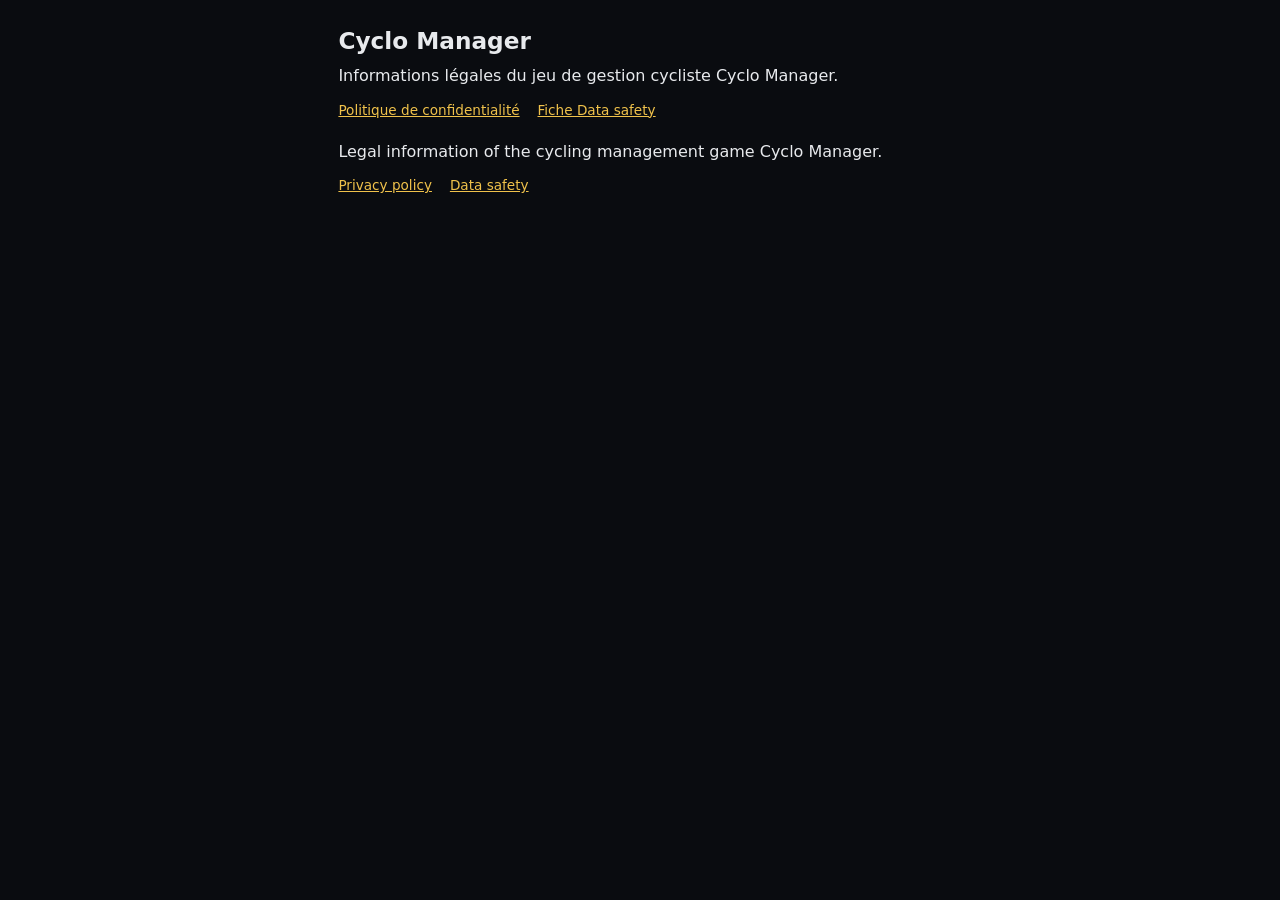
<file: index.html>
<!doctype html>
<html lang="fr">
<head>
  <meta charset="utf-8" />
  <meta name="viewport" content="width=device-width, initial-scale=1" />
  <title>Cyclo Manager — Informations légales</title>
  <link rel="stylesheet" href="./legal.css" />
</head>
<body>
  <main>
    <h1>Cyclo Manager</h1>
    <p>Informations légales du jeu de gestion cycliste Cyclo Manager.</p>
    <nav>
      <a href="./privacy.html">Politique de confidentialité</a>
      <a href="./data-safety.html">Fiche Data safety</a>
    </nav>
    <p lang="en">Legal information of the cycling management game Cyclo Manager.</p>
    <nav lang="en">
      <a href="./privacy-en.html">Privacy policy</a>
      <a href="./data-safety-en.html">Data safety</a>
    </nav>
  </main>
</body>
</html>
</file>
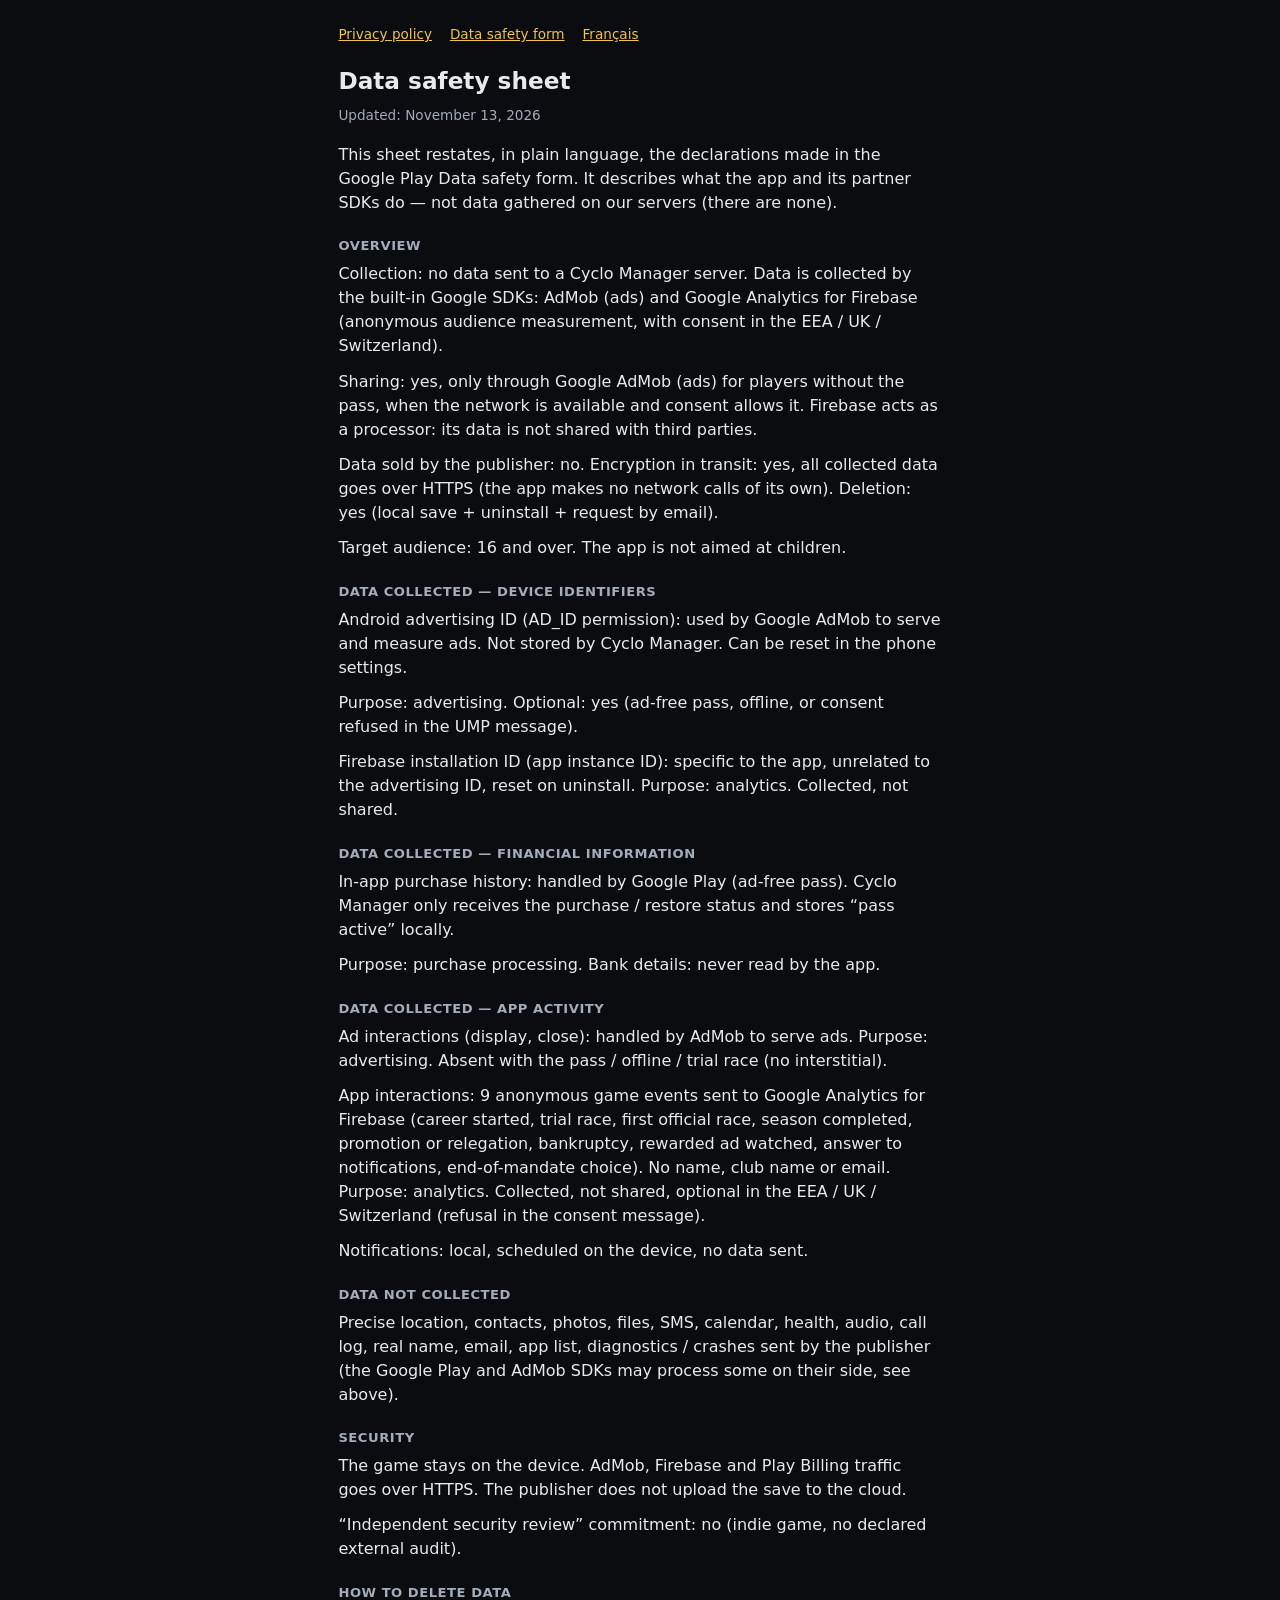
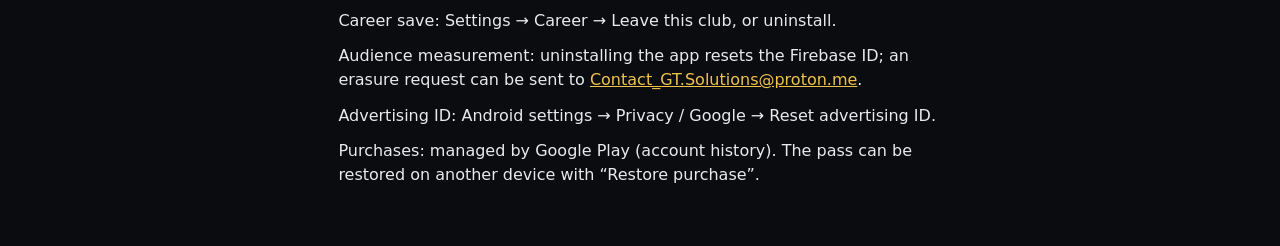
<file: data-safety-en.html>
<!doctype html>
<html lang="en">
<head>
  <meta charset="utf-8" />
  <meta name="viewport" content="width=device-width, initial-scale=1" />
  <title>Data safety sheet — Cyclo Manager</title>
  <link rel="stylesheet" href="./legal.css" />
  <link rel="alternate" hreflang="fr" href="./data-safety.html" />
</head>
<body>
  <main>
    <nav>
      <a href="./privacy-en.html">Privacy policy</a>
      <a href="./data-safety-en.html">Data safety form</a>
      <a href="./data-safety.html#fr" hreflang="fr" lang="fr">Français</a>
    </nav>
    <h1>Data safety sheet</h1>
    <p class="updated">Updated: November 13, 2026</p>
    <p>This sheet restates, in plain language, the declarations made in the Google Play Data safety form. It describes what the app and its partner SDKs do — not data gathered on our servers (there are none).</p>

    <h2>Overview</h2>
    <p>Collection: no data sent to a Cyclo Manager server. Data is collected by the built-in Google SDKs: AdMob (ads) and Google Analytics for Firebase (anonymous audience measurement, with consent in the EEA / UK / Switzerland).</p>
    <p>Sharing: yes, only through Google AdMob (ads) for players without the pass, when the network is available and consent allows it. Firebase acts as a processor: its data is not shared with third parties.</p>
    <p>Data sold by the publisher: no. Encryption in transit: yes, all collected data goes over HTTPS (the app makes no network calls of its own). Deletion: yes (local save + uninstall + request by email).</p>
    <p>Target audience: 16 and over. The app is not aimed at children.</p>

    <h2>Data collected — Device identifiers</h2>
    <p>Android advertising ID (AD_ID permission): used by Google AdMob to serve and measure ads. Not stored by Cyclo Manager. Can be reset in the phone settings.</p>
    <p>Purpose: advertising. Optional: yes (ad-free pass, offline, or consent refused in the UMP message).</p>
    <p>Firebase installation ID (app instance ID): specific to the app, unrelated to the advertising ID, reset on uninstall. Purpose: analytics. Collected, not shared.</p>

    <h2>Data collected — Financial information</h2>
    <p>In-app purchase history: handled by Google Play (ad-free pass). Cyclo Manager only receives the purchase / restore status and stores “pass active” locally.</p>
    <p>Purpose: purchase processing. Bank details: never read by the app.</p>

    <h2>Data collected — App activity</h2>
    <p>Ad interactions (display, close): handled by AdMob to serve ads. Purpose: advertising. Absent with the pass / offline / trial race (no interstitial).</p>
    <p>App interactions: 9 anonymous game events sent to Google Analytics for Firebase (career started, trial race, first official race, season completed, promotion or relegation, bankruptcy, rewarded ad watched, answer to notifications, end-of-mandate choice). No name, club name or email. Purpose: analytics. Collected, not shared, optional in the EEA / UK / Switzerland (refusal in the consent message).</p>
    <p>Notifications: local, scheduled on the device, no data sent.</p>

    <h2>Data not collected</h2>
    <p>Precise location, contacts, photos, files, SMS, calendar, health, audio, call log, real name, email, app list, diagnostics / crashes sent by the publisher (the Google Play and AdMob SDKs may process some on their side, see above).</p>

    <h2>Security</h2>
    <p>The game stays on the device. AdMob, Firebase and Play Billing traffic goes over HTTPS. The publisher does not upload the save to the cloud.</p>
    <p>“Independent security review” commitment: no (indie game, no declared external audit).</p>

    <h2>How to delete data</h2>
    <p>Career save: Settings → Career → Leave this club, or uninstall.</p>
    <p>Audience measurement: uninstalling the app resets the Firebase ID; an erasure request can be sent to <a href="mailto:Contact_GT.Solutions@proton.me">Contact_GT.Solutions@proton.me</a>.</p>
    <p>Advertising ID: Android settings → Privacy / Google → Reset advertising ID.</p>
    <p>Purchases: managed by Google Play (account history). The pass can be restored on another device with “Restore purchase”.</p>
  </main>
</body>
</html>
</file>
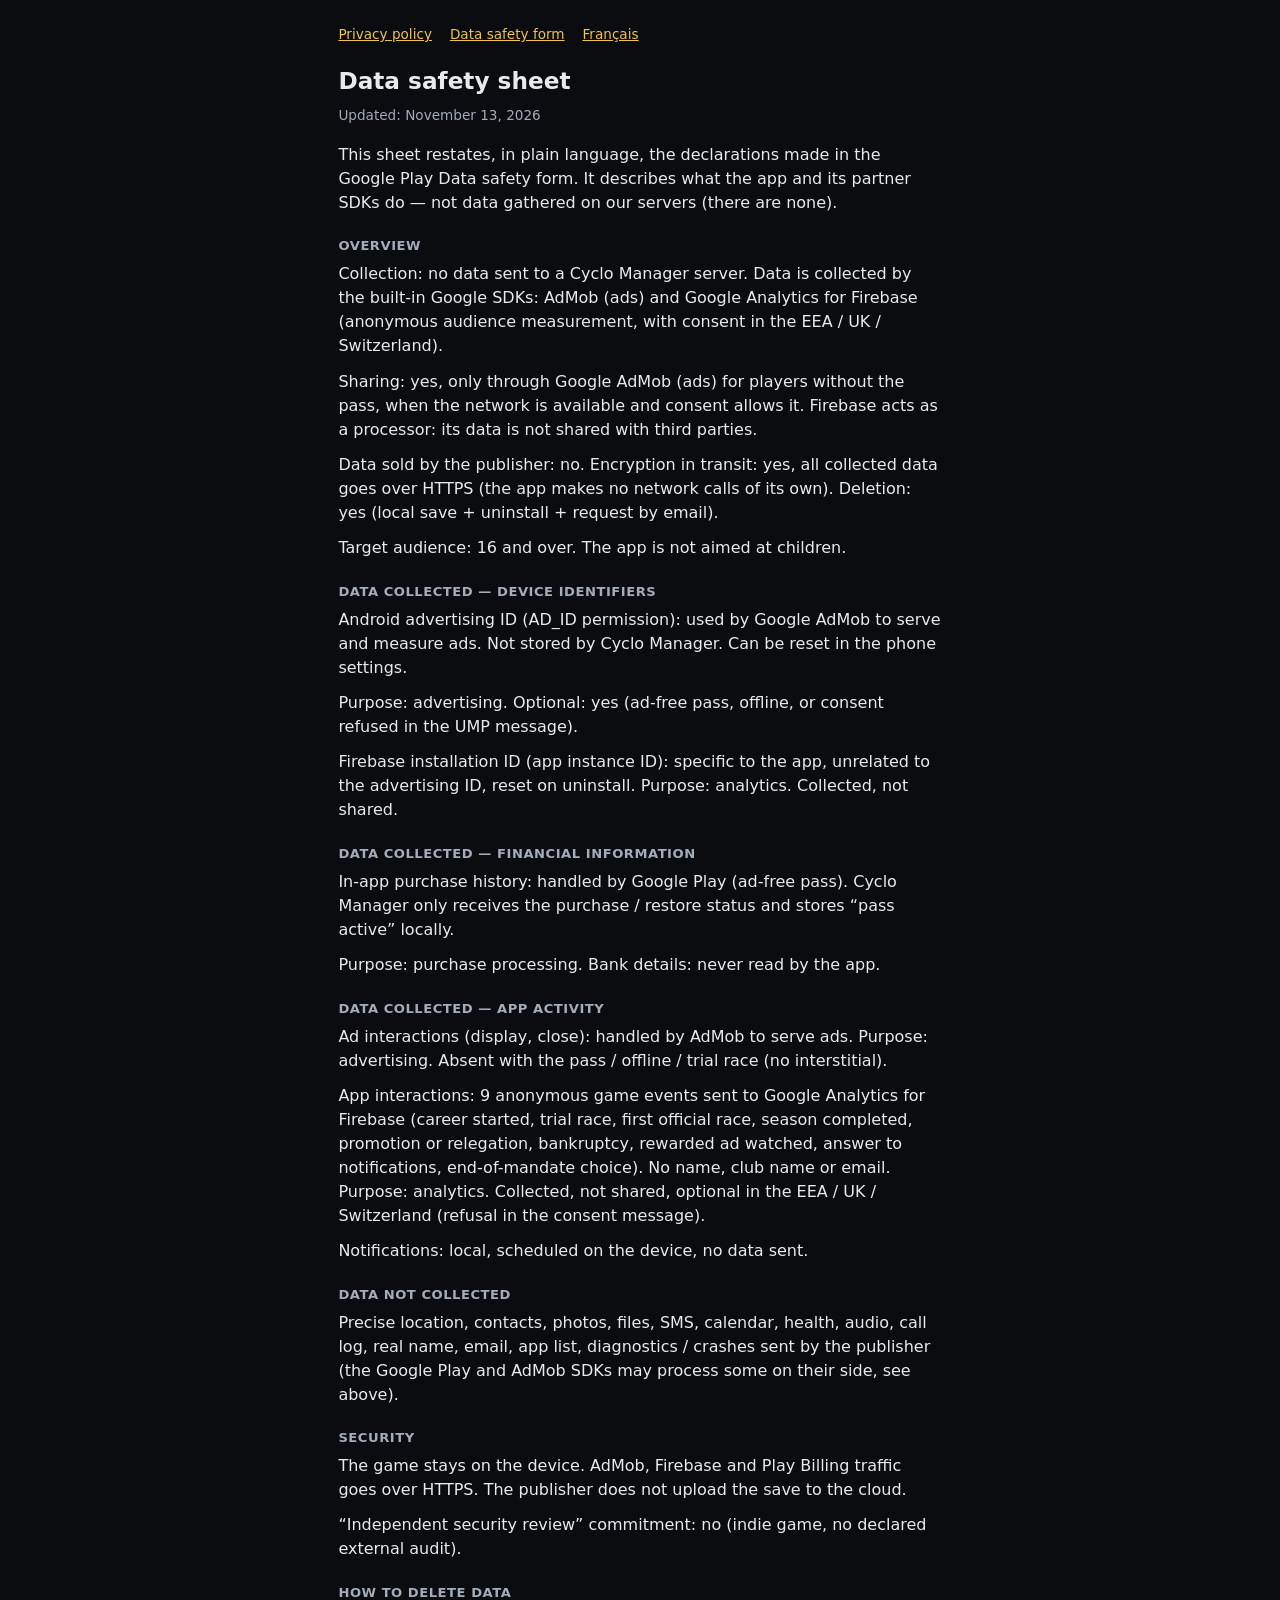
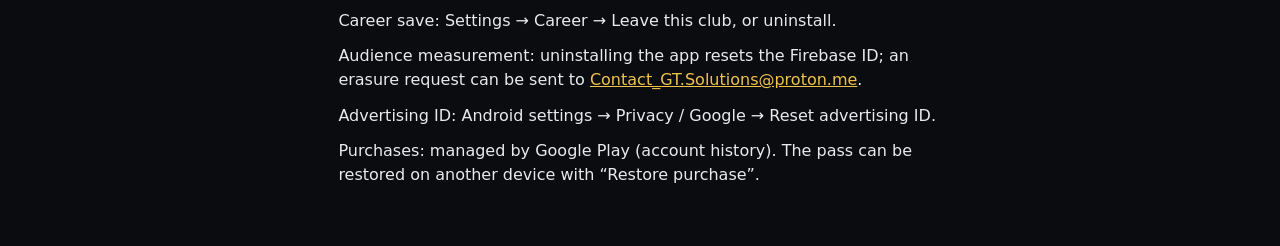
<file: data-safety.html>
<!doctype html>
<html lang="fr">
<head>
  <meta charset="utf-8" />
  <meta name="viewport" content="width=device-width, initial-scale=1" />
  <title>Fiche Data safety — Cyclo Manager</title>
  <link rel="stylesheet" href="./legal.css" />
  <link rel="alternate" hreflang="en" href="./data-safety-en.html" />
  <script>
    if (location.hash !== '#fr' && !(navigator.languages || [navigator.language]).some(function (l) { return /^fr/i.test(l || '') })) {
      location.replace('./data-safety-en.html')
    }
  </script>
</head>
<body>
  <main>
    <nav>
      <a href="./privacy.html">Politique de confidentialité</a>
      <a href="./data-safety.html">Fiche Data safety</a>
      <a href="./data-safety-en.html" hreflang="en" lang="en">English</a>
    </nav>
    <h1>Fiche Data safety</h1>
    <p class="updated">Mise à jour : 13 novembre 2026</p>
    <p>Cette fiche reprend, en langage clair, les déclarations prévues par le formulaire Data safety de Google Play. Elle décrit ce que l’app et ses SDK partenaires font — pas un recueil de données sur nos serveurs (il n’y en a pas).</p>

    <h2>Vue d’ensemble</h2>
    <p>Collecte : aucune donnée envoyée à un serveur Cyclo Manager. Des données sont collectées par les SDK Google intégrés : AdMob (publicités) et Google Analytics for Firebase (mesure d’audience anonyme, avec consentement dans l’EEE / UK / Suisse).</p>
    <p>Partage : oui, uniquement via Google AdMob (publicités) pour les joueurs sans pass, lorsque le réseau est disponible et le consentement le permet. Firebase agit comme sous-traitant : ses données ne sont pas partagées avec des tiers.</p>
    <p>Vente de données par l’éditeur : non. Chiffrement en transit : oui, toutes les données collectées passent par HTTPS (l’app n’a aucun appel réseau propre). Suppression : oui (sauvegarde locale + désinstallation + demande par e-mail).</p>
    <p>Public visé : 16 ans et plus. L’app ne s’adresse pas aux enfants.</p>

    <h2>Données collectées — Identifiants de l’appareil</h2>
    <p>Identifiant publicitaire Android (permission AD_ID) : utilisé par Google AdMob pour diffuser et mesurer des publicités. Pas stocké par Cyclo Manager. Peut être réinitialisé dans les réglages du téléphone.</p>
    <p>Finalité : publicité. Optionnel : oui (pass sans pub, hors ligne, ou refus de consentement selon le message UMP).</p>
    <p>Identifiant d’installation Firebase (app instance ID) : propre à l’application, sans lien avec l’identifiant publicitaire, réinitialisé à la désinstallation. Finalité : statistiques (analytics). Collecté, non partagé.</p>

    <h2>Données collectées — Informations financières</h2>
    <p>Historique d’achat in-app : traité par Google Play (pass sans publicité). Cyclo Manager ne reçoit que le statut d’achat / restauration, et enregistre localement « pass actif ».</p>
    <p>Finalité : traitement de l’achat. Données bancaires : jamais lues par l’app.</p>

    <h2>Données collectées — Activité dans l’app</h2>
    <p>Interactions avec les annonces (affichage, fermeture) : traitées par AdMob pour la diffusion. Finalité : publicité. Absent si pass / hors ligne / course d’essai (pas d’interstitiel).</p>
    <p>Interactions avec l’app : 9 événements de jeu anonymes envoyés à Google Analytics for Firebase (carrière lancée, course d’essai, première course officielle, saison terminée, montée ou descente, faillite, pub récompensée regardée, réponse aux notifications, choix de fin de mandat). Ni nom, ni nom de club, ni e-mail. Finalité : statistiques (analytics). Collecté, non partagé, optionnel dans l’EEE / UK / Suisse (refus dans le message de consentement).</p>
    <p>Notifications : locales, programmées sur l’appareil, aucune donnée envoyée.</p>

    <h2>Données non collectées</h2>
    <p>Position précise, contacts, photos, fichiers, SMS, calendrier, santé, audio, journal d’appels, nom réel, e-mail, liste d’apps, diagnostics / crash envoyés par l’éditeur (les SDK Google Play et AdMob peuvent en traiter de leur côté, voir plus haut).</p>

    <h2>Sécurité</h2>
    <p>La partie reste sur l’appareil. Les échanges AdMob, Firebase et Play Billing passent par HTTPS. L’éditeur ne transmet pas la sauvegarde vers le cloud.</p>
    <p>Engagement « Independent security review » : non (jeu indie, pas d’audit externe déclaré).</p>

    <h2>Comment supprimer les données</h2>
    <p>Sauvegarde de carrière : Paramètres → Carrière → Quitter ce club, ou désinstallation.</p>
    <p>Mesure d’audience : désinstaller l’app réinitialise l’identifiant Firebase ; une demande d’effacement peut être envoyée à <a href="mailto:Contact_GT.Solutions@proton.me">Contact_GT.Solutions@proton.me</a>.</p>
    <p>Identifiant pub : Réglages Android → Confidentialité / Google → Réinitialiser l’identifiant publicitaire.</p>
    <p>Achats : gérés par Google Play (historique du compte). Le pass peut être restauré sur un autre appareil via « Restaurer un achat ».</p>
  </main>
</body>
</html>
</file>
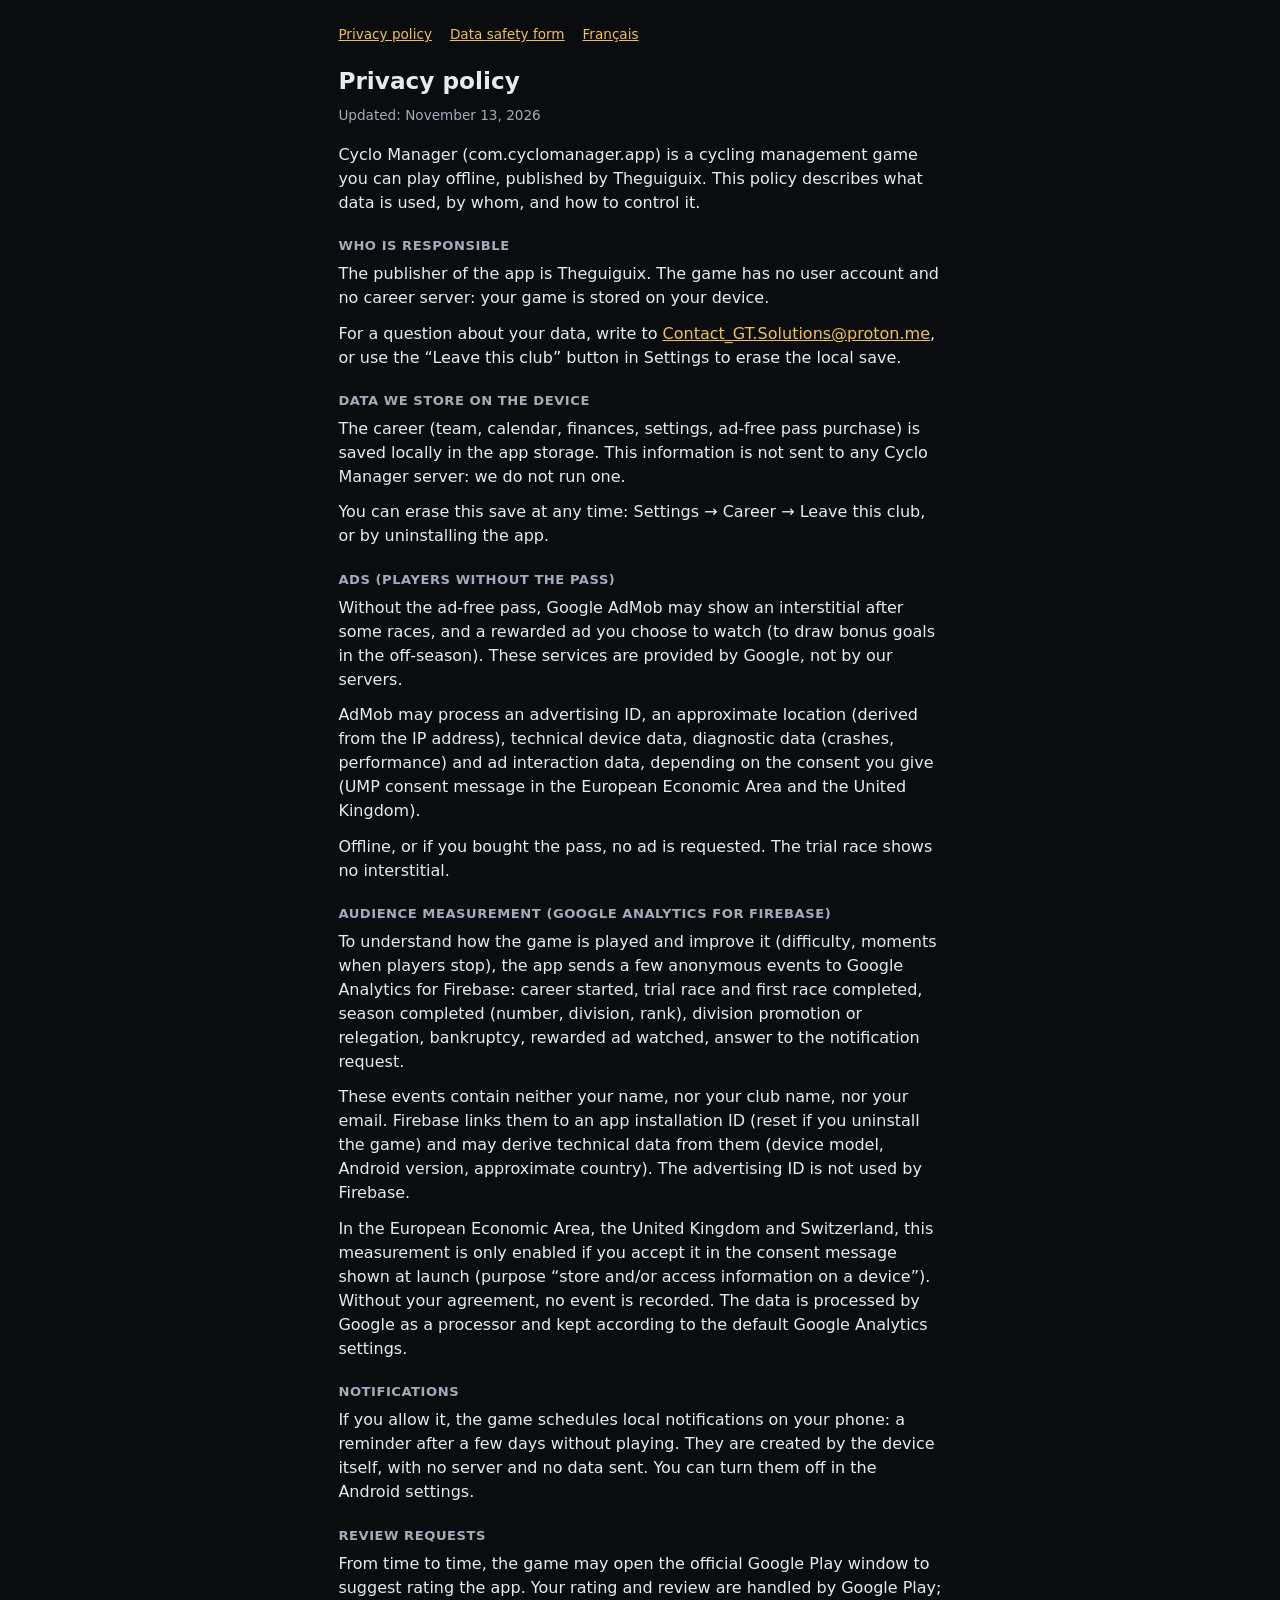
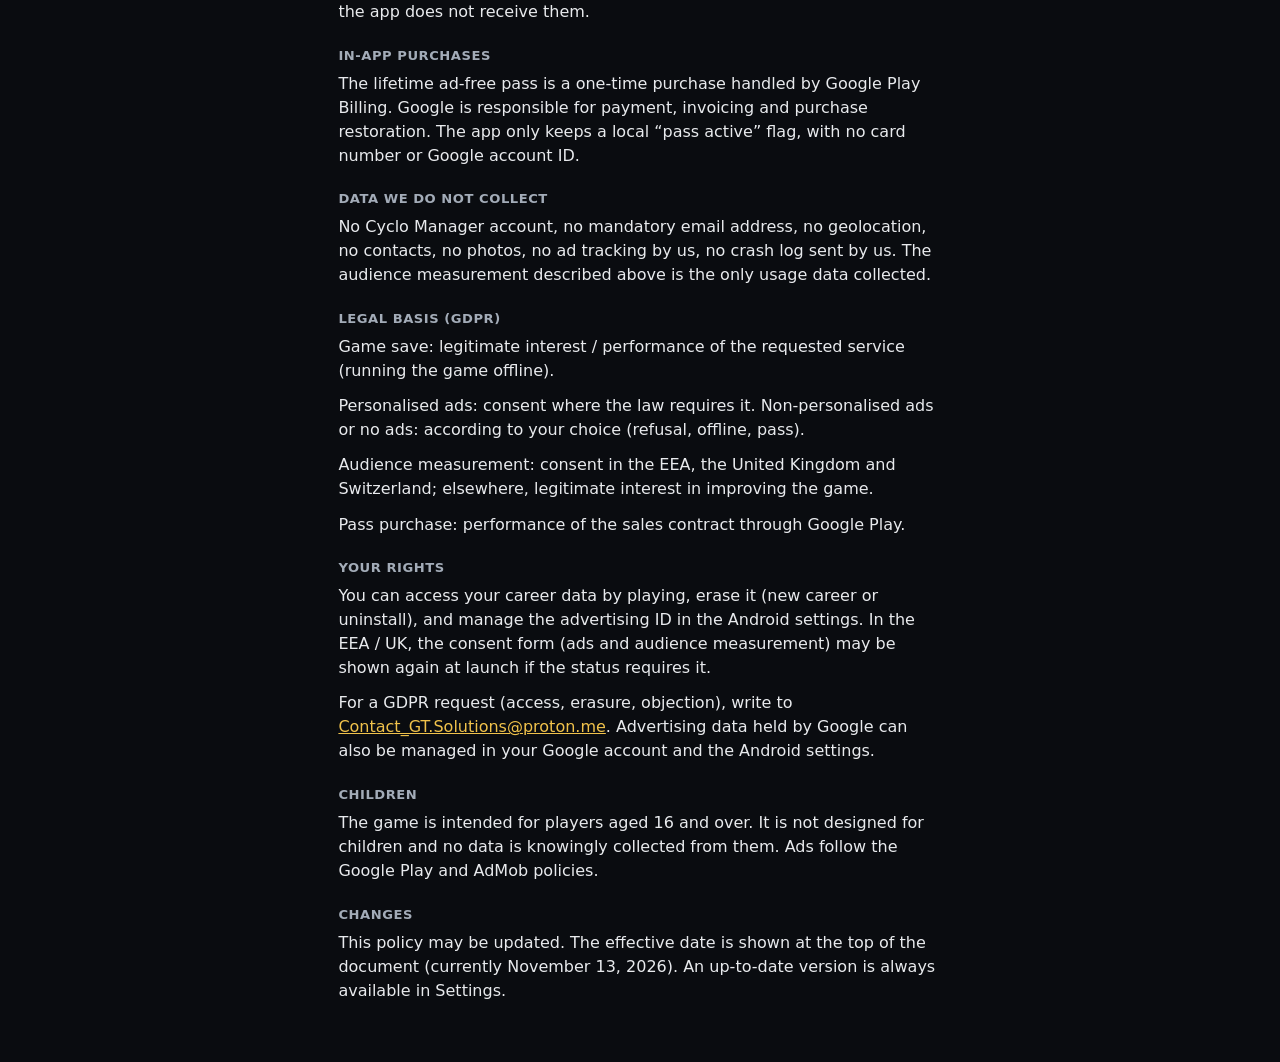
<file: privacy-en.html>
<!doctype html>
<html lang="en">
<head>
  <meta charset="utf-8" />
  <meta name="viewport" content="width=device-width, initial-scale=1" />
  <title>Privacy policy — Cyclo Manager</title>
  <link rel="stylesheet" href="./legal.css" />
  <link rel="alternate" hreflang="fr" href="./privacy.html" />
</head>
<body>
  <main>
    <nav>
      <a href="./privacy-en.html">Privacy policy</a>
      <a href="./data-safety-en.html">Data safety form</a>
      <a href="./privacy.html#fr" hreflang="fr" lang="fr">Français</a>
    </nav>
    <h1>Privacy policy</h1>
    <p class="updated">Updated: November 13, 2026</p>
    <p>Cyclo Manager (com.cyclomanager.app) is a cycling management game you can play offline, published by Theguiguix. This policy describes what data is used, by whom, and how to control it.</p>

    <h2>Who is responsible</h2>
    <p>The publisher of the app is Theguiguix. The game has no user account and no career server: your game is stored on your device.</p>
    <p>For a question about your data, write to <a href="mailto:Contact_GT.Solutions@proton.me">Contact_GT.Solutions@proton.me</a>, or use the “Leave this club” button in Settings to erase the local save.</p>

    <h2>Data we store on the device</h2>
    <p>The career (team, calendar, finances, settings, ad-free pass purchase) is saved locally in the app storage. This information is not sent to any Cyclo Manager server: we do not run one.</p>
    <p>You can erase this save at any time: Settings → Career → Leave this club, or by uninstalling the app.</p>

    <h2>Ads (players without the pass)</h2>
    <p>Without the ad-free pass, Google AdMob may show an interstitial after some races, and a rewarded ad you choose to watch (to draw bonus goals in the off-season). These services are provided by Google, not by our servers.</p>
    <p>AdMob may process an advertising ID, an approximate location (derived from the IP address), technical device data, diagnostic data (crashes, performance) and ad interaction data, depending on the consent you give (UMP consent message in the European Economic Area and the United Kingdom).</p>
    <p>Offline, or if you bought the pass, no ad is requested. The trial race shows no interstitial.</p>

    <h2>Audience measurement (Google Analytics for Firebase)</h2>
    <p>To understand how the game is played and improve it (difficulty, moments when players stop), the app sends a few anonymous events to Google Analytics for Firebase: career started, trial race and first race completed, season completed (number, division, rank), division promotion or relegation, bankruptcy, rewarded ad watched, answer to the notification request.</p>
    <p>These events contain neither your name, nor your club name, nor your email. Firebase links them to an app installation ID (reset if you uninstall the game) and may derive technical data from them (device model, Android version, approximate country). The advertising ID is not used by Firebase.</p>
    <p>In the European Economic Area, the United Kingdom and Switzerland, this measurement is only enabled if you accept it in the consent message shown at launch (purpose “store and/or access information on a device”). Without your agreement, no event is recorded. The data is processed by Google as a processor and kept according to the default Google Analytics settings.</p>

    <h2>Notifications</h2>
    <p>If you allow it, the game schedules local notifications on your phone: a reminder after a few days without playing. They are created by the device itself, with no server and no data sent. You can turn them off in the Android settings.</p>

    <h2>Review requests</h2>
    <p>From time to time, the game may open the official Google Play window to suggest rating the app. Your rating and review are handled by Google Play; the app does not receive them.</p>

    <h2>In-app purchases</h2>
    <p>The lifetime ad-free pass is a one-time purchase handled by Google Play Billing. Google is responsible for payment, invoicing and purchase restoration. The app only keeps a local “pass active” flag, with no card number or Google account ID.</p>

    <h2>Data we do not collect</h2>
    <p>No Cyclo Manager account, no mandatory email address, no geolocation, no contacts, no photos, no ad tracking by us, no crash log sent by us. The audience measurement described above is the only usage data collected.</p>

    <h2>Legal basis (GDPR)</h2>
    <p>Game save: legitimate interest / performance of the requested service (running the game offline).</p>
    <p>Personalised ads: consent where the law requires it. Non-personalised ads or no ads: according to your choice (refusal, offline, pass).</p>
    <p>Audience measurement: consent in the EEA, the United Kingdom and Switzerland; elsewhere, legitimate interest in improving the game.</p>
    <p>Pass purchase: performance of the sales contract through Google Play.</p>

    <h2>Your rights</h2>
    <p>You can access your career data by playing, erase it (new career or uninstall), and manage the advertising ID in the Android settings. In the EEA / UK, the consent form (ads and audience measurement) may be shown again at launch if the status requires it.</p>
    <p>For a GDPR request (access, erasure, objection), write to <a href="mailto:Contact_GT.Solutions@proton.me">Contact_GT.Solutions@proton.me</a>. Advertising data held by Google can also be managed in your Google account and the Android settings.</p>

    <h2>Children</h2>
    <p>The game is intended for players aged 16 and over. It is not designed for children and no data is knowingly collected from them. Ads follow the Google Play and AdMob policies.</p>

    <h2>Changes</h2>
    <p>This policy may be updated. The effective date is shown at the top of the document (currently November 13, 2026). An up-to-date version is always available in Settings.</p>
  </main>
</body>
</html>
</file>
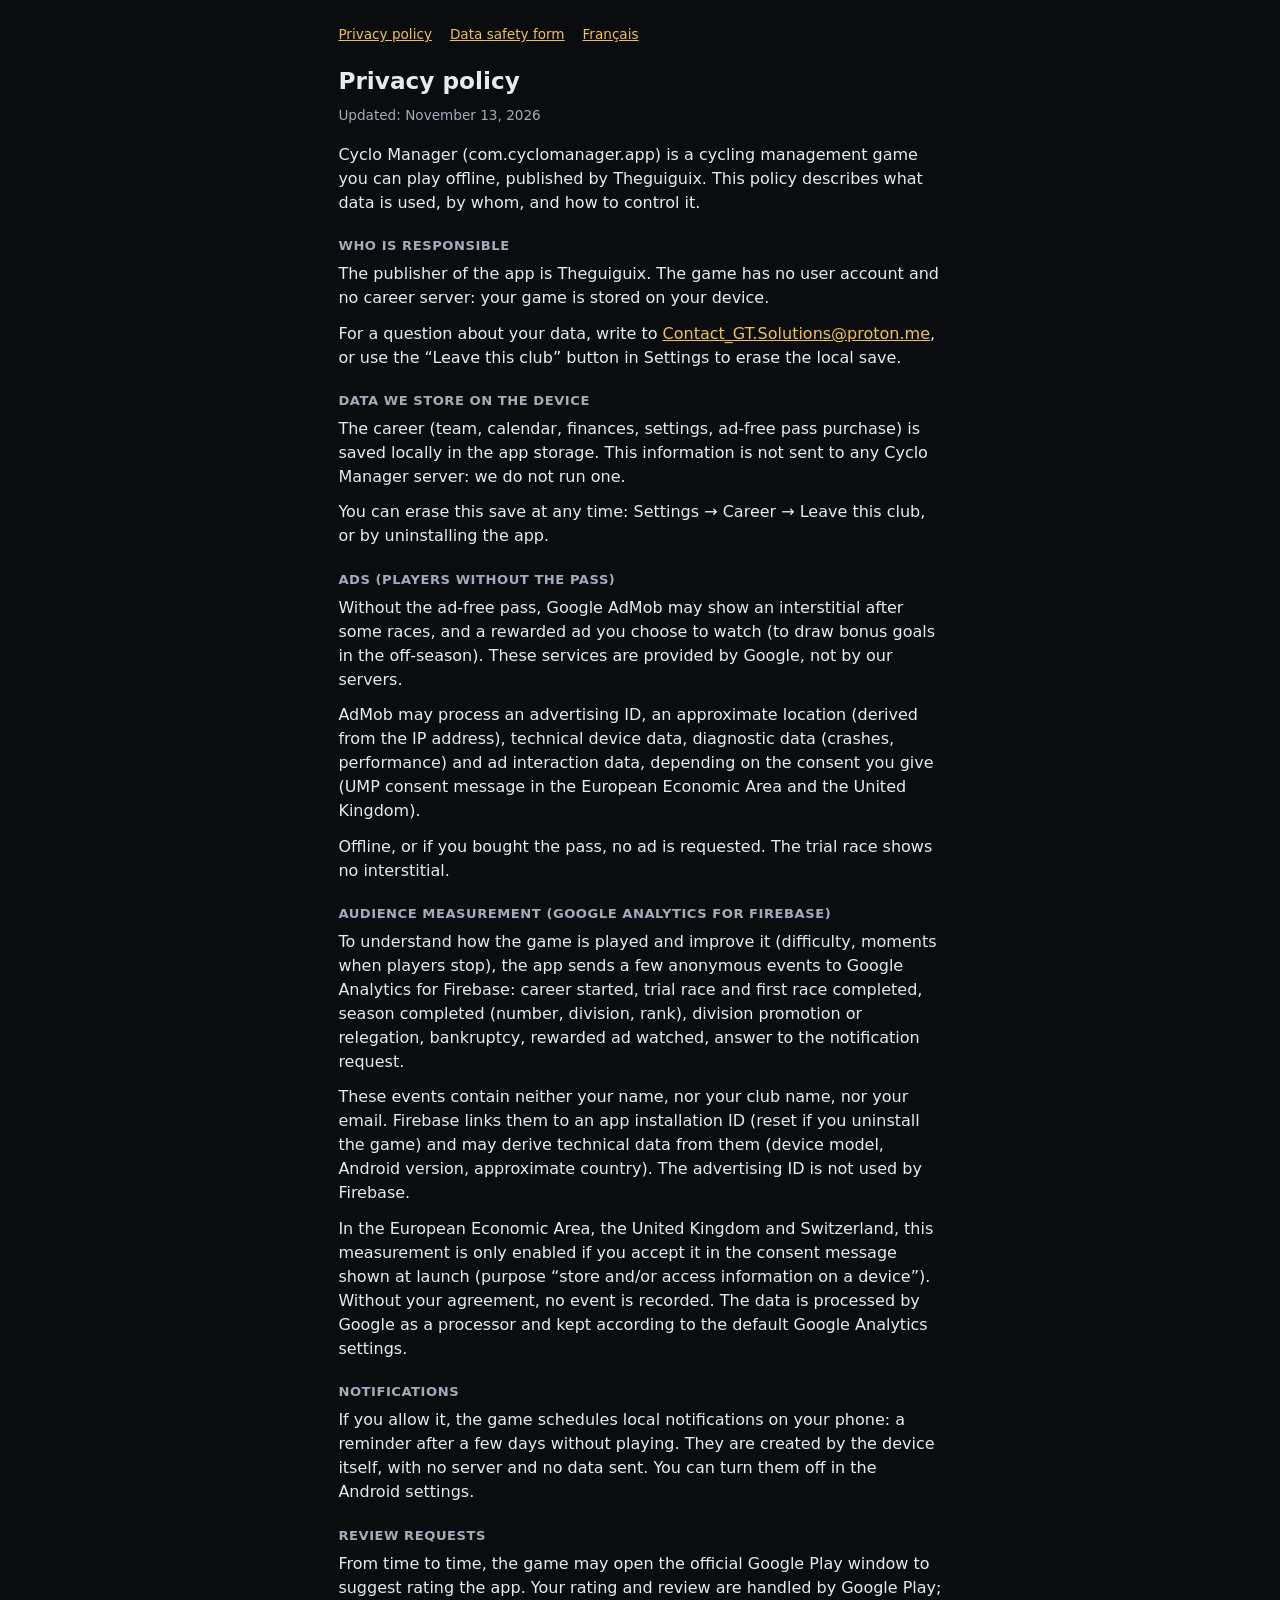
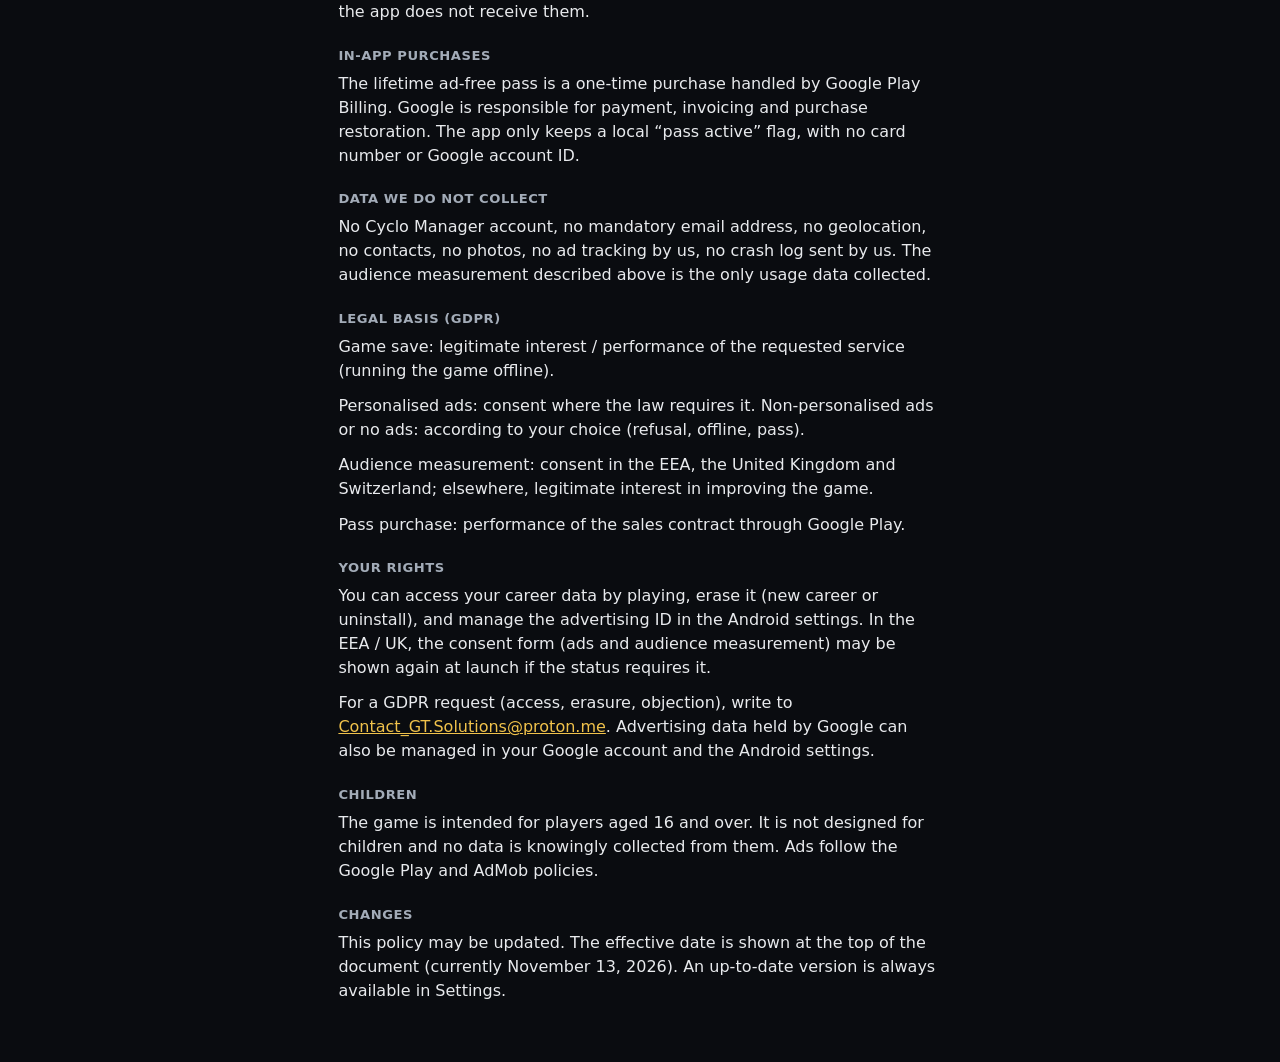
<file: privacy.html>
<!doctype html>
<html lang="fr">
<head>
  <meta charset="utf-8" />
  <meta name="viewport" content="width=device-width, initial-scale=1" />
  <title>Politique de confidentialité — Cyclo Manager</title>
  <link rel="stylesheet" href="./legal.css" />
  <link rel="alternate" hreflang="en" href="./privacy-en.html" />
  <script>
    if (location.hash !== '#fr' && !(navigator.languages || [navigator.language]).some(function (l) { return /^fr/i.test(l || '') })) {
      location.replace('./privacy-en.html')
    }
  </script>
</head>
<body>
  <main>
    <nav>
      <a href="./privacy.html">Politique de confidentialité</a>
      <a href="./data-safety.html">Fiche Data safety</a>
      <a href="./privacy-en.html" hreflang="en" lang="en">English</a>
    </nav>
    <h1>Politique de confidentialité</h1>
    <p class="updated">Mise à jour : 13 novembre 2026</p>
    <p>Cyclo Manager (com.cyclomanager.app) est un jeu de gestion cycliste jouable hors ligne, édité par Theguiguix. Cette politique décrit quelles données sont utilisées, par qui, et comment les contrôler.</p>

    <h2>Qui est responsable</h2>
    <p>L’éditeur de l’application est Theguiguix. Le jeu n’a pas de compte utilisateur ni de serveur de carrière : ta partie est enregistrée sur l’appareil.</p>
    <p>Pour une question sur tes données, écris à <a href="mailto:Contact_GT.Solutions@proton.me">Contact_GT.Solutions@proton.me</a>, ou utilise le bouton « Quitter ce club » dans Paramètres pour effacer la sauvegarde locale.</p>

    <h2>Données que nous stockons sur l’appareil</h2>
    <p>La carrière (équipe, calendrier, finances, réglages, achat du pass sans pub) est sauvegardée localement dans le stockage de l’application. Ces informations ne sont pas envoyées vers un serveur Cyclo Manager : nous n’en exploitons aucun.</p>
    <p>Tu peux effacer cette sauvegarde à tout moment : Paramètres → Carrière → Quitter ce club, ou en désinstallant l’application.</p>

    <h2>Publicités (joueurs sans pass)</h2>
    <p>Sans le pass sans publicité, Google AdMob peut afficher un interstitiel après certaines courses, et une publicité récompensée que tu choisis de regarder (tirer des objectifs bonus à l’intersaison). Ces services sont fournis par Google, pas par nos serveurs.</p>
    <p>AdMob peut traiter un identifiant publicitaire, une localisation approximative (déduite de l’adresse IP), des données techniques de l’appareil, des données de diagnostic (plantages, performances) et des données d’interaction avec les annonces, selon le consentement que tu donnes (message de consentement UMP dans l’Espace économique européen et au Royaume-Uni).</p>
    <p>Hors ligne, ou si tu as acheté le pass, aucune publicité n’est demandée. La course d’essai n’affiche pas d’interstitiel.</p>

    <h2>Mesure d’audience (Google Analytics for Firebase)</h2>
    <p>Pour comprendre comment le jeu est utilisé et l’améliorer (difficulté, moments où les joueurs arrêtent), l’application envoie quelques événements anonymes à Google Analytics for Firebase : carrière lancée, course d’essai et première course terminées, saison terminée (numéro, division, classement), montée ou descente de division, faillite, publicité récompensée regardée, réponse à la demande de notifications.</p>
    <p>Ces événements ne contiennent ni ton nom, ni le nom de ton club, ni ton e-mail. Firebase les associe à un identifiant d’installation de l’application (réinitialisé si tu désinstalles le jeu) et peut en déduire des données techniques (modèle d’appareil, version d’Android, pays approximatif). L’identifiant publicitaire n’est pas utilisé par Firebase.</p>
    <p>Dans l’Espace économique européen, au Royaume-Uni et en Suisse, cette mesure n’est activée que si tu l’acceptes dans le message de consentement affiché au lancement (finalité « stocker des informations sur l’appareil et y accéder »). Sans accord, aucun événement n’est enregistré. Les données sont traitées par Google en tant que sous-traitant et conservées selon les réglages par défaut de Google Analytics.</p>

    <h2>Notifications</h2>
    <p>Si tu l’autorises, le jeu programme sur ton téléphone des notifications locales : un rappel après quelques jours sans jouer. Elles sont créées par l’appareil lui-même, sans serveur ni donnée envoyée. Tu peux les couper dans les réglages Android.</p>

    <h2>Demande d’avis</h2>
    <p>De temps en temps, le jeu peut ouvrir la fenêtre officielle de Google Play pour te proposer de noter l’application. Ta note et ton avis sont gérés par Google Play ; l’application ne les reçoit pas.</p>

    <h2>Achats in-app</h2>
    <p>Le pass sans publicité à vie est un achat unique traité par Google Play Billing. Google est responsable du paiement, de la facture et de la restauration d’achat. L’application ne conserve localement qu’un indicateur « pass actif », sans numéro de carte ni identifiant de compte Google.</p>

    <h2>Données que nous ne collectons pas</h2>
    <p>Pas de compte Cyclo Manager, pas d’adresse e-mail obligatoire, pas de géolocalisation, pas de contacts, pas de photos, pas de suivi publicitaire par nos soins, pas de journal de crash envoyé par nos soins. La mesure d’audience décrite plus haut est la seule donnée d’usage collectée.</p>

    <h2>Base légale (RGPD)</h2>
    <p>Sauvegarde de partie : intérêt légitime / exécution du service demandé (faire fonctionner le jeu hors ligne).</p>
    <p>Publicités personnalisées : consentement lorsque la réglementation l’exige. Publicités non personnalisées ou absence de pub : selon ton choix (refus, hors ligne, pass).</p>
    <p>Mesure d’audience : consentement dans l’EEE, au Royaume-Uni et en Suisse ; ailleurs, intérêt légitime à améliorer le jeu.</p>
    <p>Achat du pass : exécution du contrat de vente via Google Play.</p>

    <h2>Tes droits</h2>
    <p>Tu peux accéder aux données de carrière en jouant, les effacer (nouvelle carrière ou désinstallation), et gérer l’identifiant publicitaire dans les réglages Android. Dans l’EEE / UK, le formulaire de consentement (publicités et mesure d’audience) peut être représenté au lancement si le statut l’exige.</p>
    <p>Pour une demande RGPD (accès, effacement, opposition), écris à <a href="mailto:Contact_GT.Solutions@proton.me">Contact_GT.Solutions@proton.me</a>. Les données publicitaires relevant de Google se gèrent aussi dans ton compte Google et les réglages Android.</p>

    <h2>Enfants</h2>
    <p>Le jeu s’adresse aux joueurs de 16 ans et plus. Il n’est pas conçu pour les enfants et aucune donnée n’est collectée sciemment auprès d’eux. Les publicités suivent les politiques Google Play et AdMob.</p>

    <h2>Modifications</h2>
    <p>Cette politique peut être mise à jour. La date d’effet est indiquée en tête du document (actuellement 13 novembre 2026). Une version à jour reste disponible dans Paramètres.</p>
  </main>
</body>
</html>
</file>
<file: legal.css>
:root {
  color-scheme: dark;
  --bg: #12151a;
  --surface: #1c222b;
  --text: #e8eaed;
  --muted: #a3acb8;
  --accent: #f0c24b;
}
* { box-sizing: border-box; }
body {
  margin: 0;
  font-family: 'IBM Plex Sans', system-ui, sans-serif;
  background: #0a0c10;
  color: var(--text);
  line-height: 1.5;
}
main {
  max-width: 40rem;
  margin: 0 auto;
  padding: 1.5rem 1.15rem 3rem;
}
h1 { font-size: 1.45rem; margin: 0 0 0.35rem; }
.updated { color: var(--muted); font-size: 0.85rem; margin: 0 0 1.1rem; }
h2 {
  font-size: 0.82rem;
  text-transform: uppercase;
  letter-spacing: 0.04em;
  color: var(--muted);
  margin: 1.35rem 0 0.4rem;
}
p { margin: 0 0 0.7rem; }
a { color: var(--accent); }
nav { margin-bottom: 1.25rem; font-size: 0.85rem; }
nav a { margin-right: 0.85rem; }
</file>
